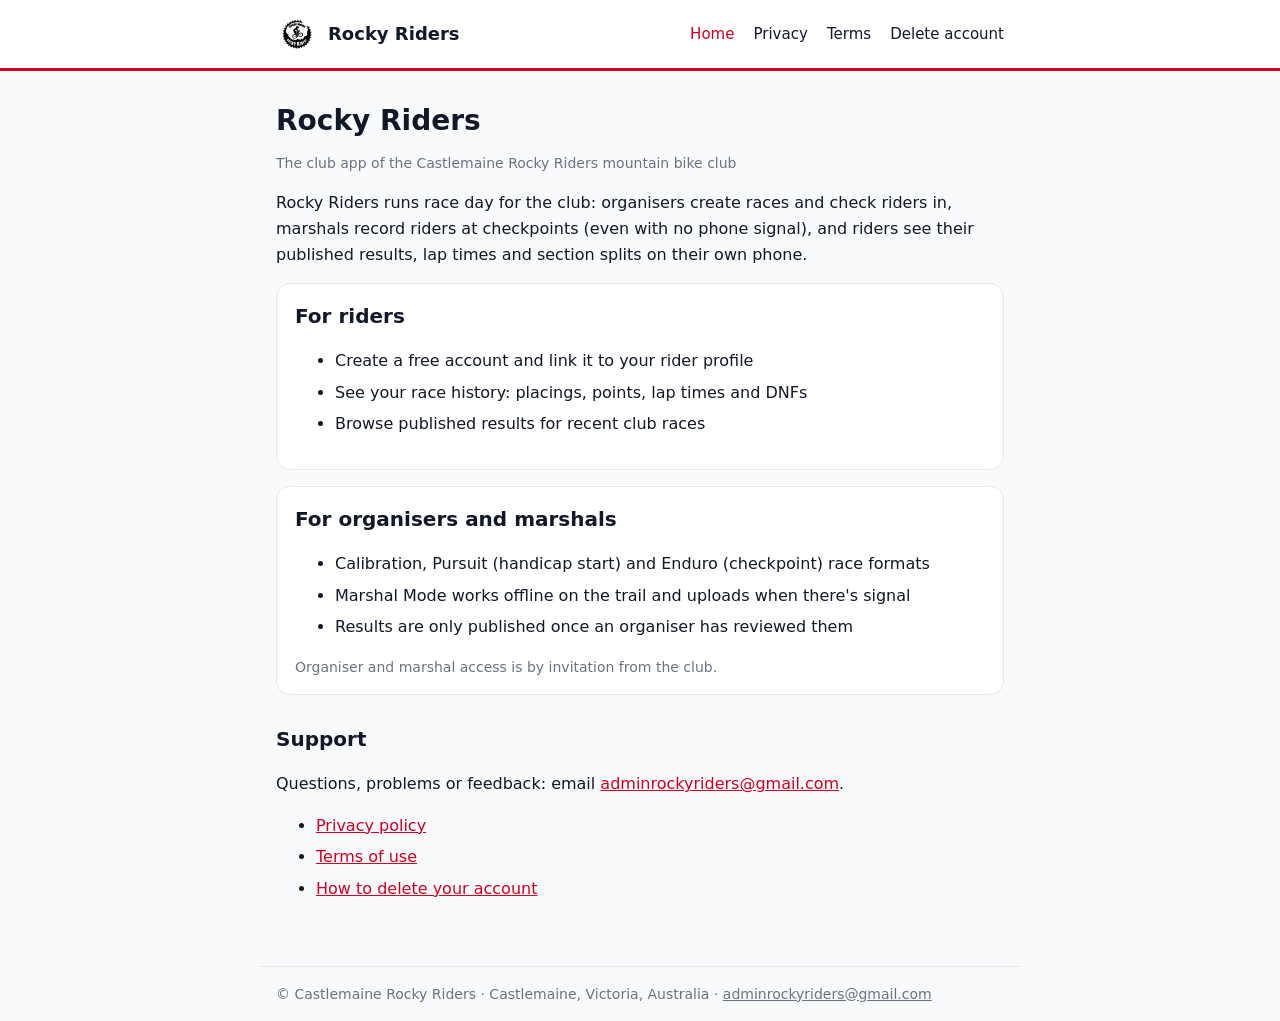
<file: index.html>
<!doctype html>
<html lang="en-AU">
<head>
  <meta charset="utf-8">
  <meta name="viewport" content="width=device-width, initial-scale=1">
  <title>Rocky Riders</title>
  <meta name="description" content="Rocky Riders - the club app of the Castlemaine Rocky Riders mountain bike club: race timing, results and rider management.">
  <link rel="icon" href="/icon.png">
  <link rel="stylesheet" href="/style.css">
</head>
<body>
  <header>
    <div class="bar">
      <img src="/icon.png" alt="">
      <a class="name" href="/">Rocky Riders</a>
      <nav>
        <a href="/" aria-current="page">Home</a>
        <a href="/privacy/">Privacy</a>
        <a href="/terms/">Terms</a>
        <a href="/delete-account/">Delete account</a>
      </nav>
    </div>
  </header>

  <main>
    <h1>Rocky Riders</h1>
    <p class="muted">The club app of the Castlemaine Rocky Riders mountain bike club</p>

    <p>
      Rocky Riders runs race day for the club: organisers create races and check riders in,
      marshals record riders at checkpoints (even with no phone signal), and riders see their
      published results, lap times and section splits on their own phone.
    </p>

    <div class="card">
      <h2 style="margin-top:0">For riders</h2>
      <ul>
        <li>Create a free account and link it to your rider profile</li>
        <li>See your race history: placings, points, lap times and DNFs</li>
        <li>Browse published results for recent club races</li>
      </ul>
    </div>

    <div class="card">
      <h2 style="margin-top:0">For organisers and marshals</h2>
      <ul>
        <li>Calibration, Pursuit (handicap start) and Enduro (checkpoint) race formats</li>
        <li>Marshal Mode works offline on the trail and uploads when there's signal</li>
        <li>Results are only published once an organiser has reviewed them</li>
      </ul>
      <p class="muted" style="margin-bottom:0">Organiser and marshal access is by invitation from the club.</p>
    </div>

    <h2>Support</h2>
    <p>
      Questions, problems or feedback: email
      <a href="mailto:adminrockyriders@gmail.com">adminrockyriders@gmail.com</a>.
    </p>
    <ul>
      <li><a href="/privacy/">Privacy policy</a></li>
      <li><a href="/terms/">Terms of use</a></li>
      <li><a href="/delete-account/">How to delete your account</a></li>
    </ul>
  </main>

  <footer>
    &copy; Castlemaine Rocky Riders &middot; Castlemaine, Victoria, Australia &middot;
    <a href="mailto:adminrockyriders@gmail.com">adminrockyriders@gmail.com</a>
  </footer>
</body>
</html>
</file>
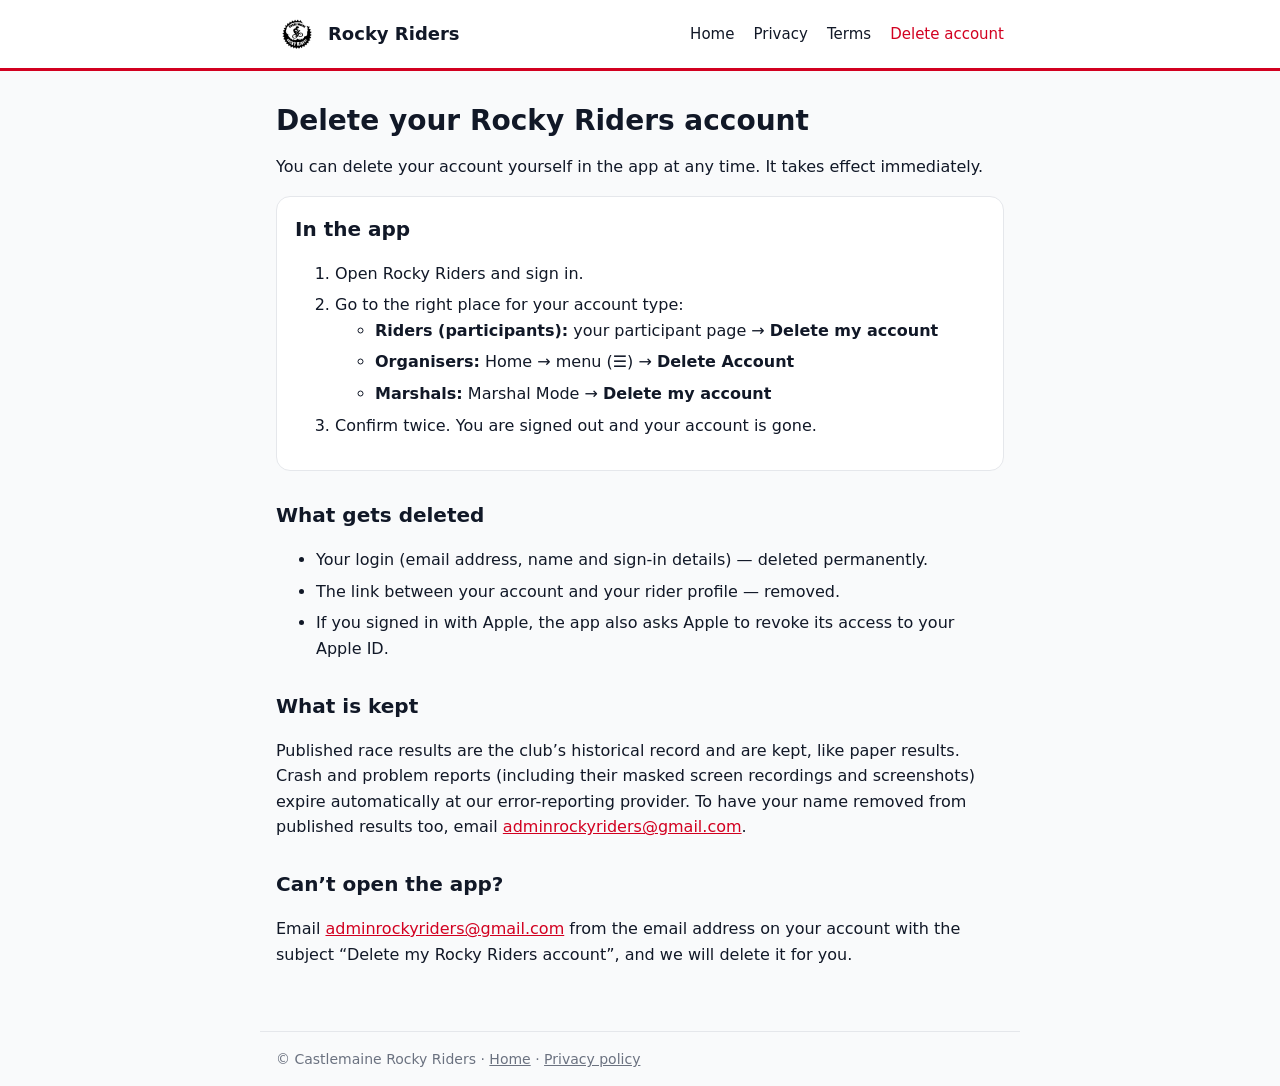
<file: delete-account/index.html>
<!doctype html>
<html lang="en-AU">
<head>
  <meta charset="utf-8">
  <meta name="viewport" content="width=device-width, initial-scale=1">
  <title>Delete your account - Rocky Riders</title>
  <link rel="icon" href="/icon.png">
  <link rel="stylesheet" href="/style.css">
</head>
<body>
  <header>
    <div class="bar">
      <img src="/icon.png" alt="">
      <a class="name" href="/">Rocky Riders</a>
      <nav>
        <a href="/">Home</a>
        <a href="/privacy/">Privacy</a>
        <a href="/terms/">Terms</a>
        <a href="/delete-account/" aria-current="page">Delete account</a>
      </nav>
    </div>
  </header>

  <main>
    <h1>Delete your Rocky Riders account</h1>
    <p>You can delete your account yourself in the app at any time. It takes effect immediately.</p>

    <div class="card">
      <h2 style="margin-top:0">In the app</h2>
      <ol>
        <li>Open Rocky Riders and sign in.</li>
        <li>Go to the right place for your account type:
          <ul>
            <li><strong>Riders (participants):</strong> your participant page &rarr; <strong>Delete my account</strong></li>
            <li><strong>Organisers:</strong> Home &rarr; menu (&#9776;) &rarr; <strong>Delete Account</strong></li>
            <li><strong>Marshals:</strong> Marshal Mode &rarr; <strong>Delete my account</strong></li>
          </ul>
        </li>
        <li>Confirm twice. You are signed out and your account is gone.</li>
      </ol>
    </div>

    <h2>What gets deleted</h2>
    <ul>
      <li>Your login (email address, name and sign-in details) &mdash; deleted permanently.</li>
      <li>The link between your account and your rider profile &mdash; removed.</li>
      <li>If you signed in with Apple, the app also asks Apple to revoke its access to your Apple ID.</li>
    </ul>

    <h2>What is kept</h2>
    <p>
      Published race results are the club&rsquo;s historical record and are kept, like paper results.
      Crash and problem reports (including their masked screen recordings and screenshots) expire automatically at our error-reporting provider.
      To have your name removed from published results too, email
      <a href="mailto:adminrockyriders@gmail.com">adminrockyriders@gmail.com</a>.
    </p>

    <h2>Can&rsquo;t open the app?</h2>
    <p>
      Email <a href="mailto:adminrockyriders@gmail.com?subject=Delete%20my%20Rocky%20Riders%20account">adminrockyriders@gmail.com</a>
      from the email address on your account with the subject &ldquo;Delete my Rocky Riders account&rdquo;,
      and we will delete it for you.
    </p>
  </main>

  <footer>
    &copy; Castlemaine Rocky Riders &middot; <a href="/">Home</a> &middot;
    <a href="/privacy/">Privacy policy</a>
  </footer>
</body>
</html>
</file>
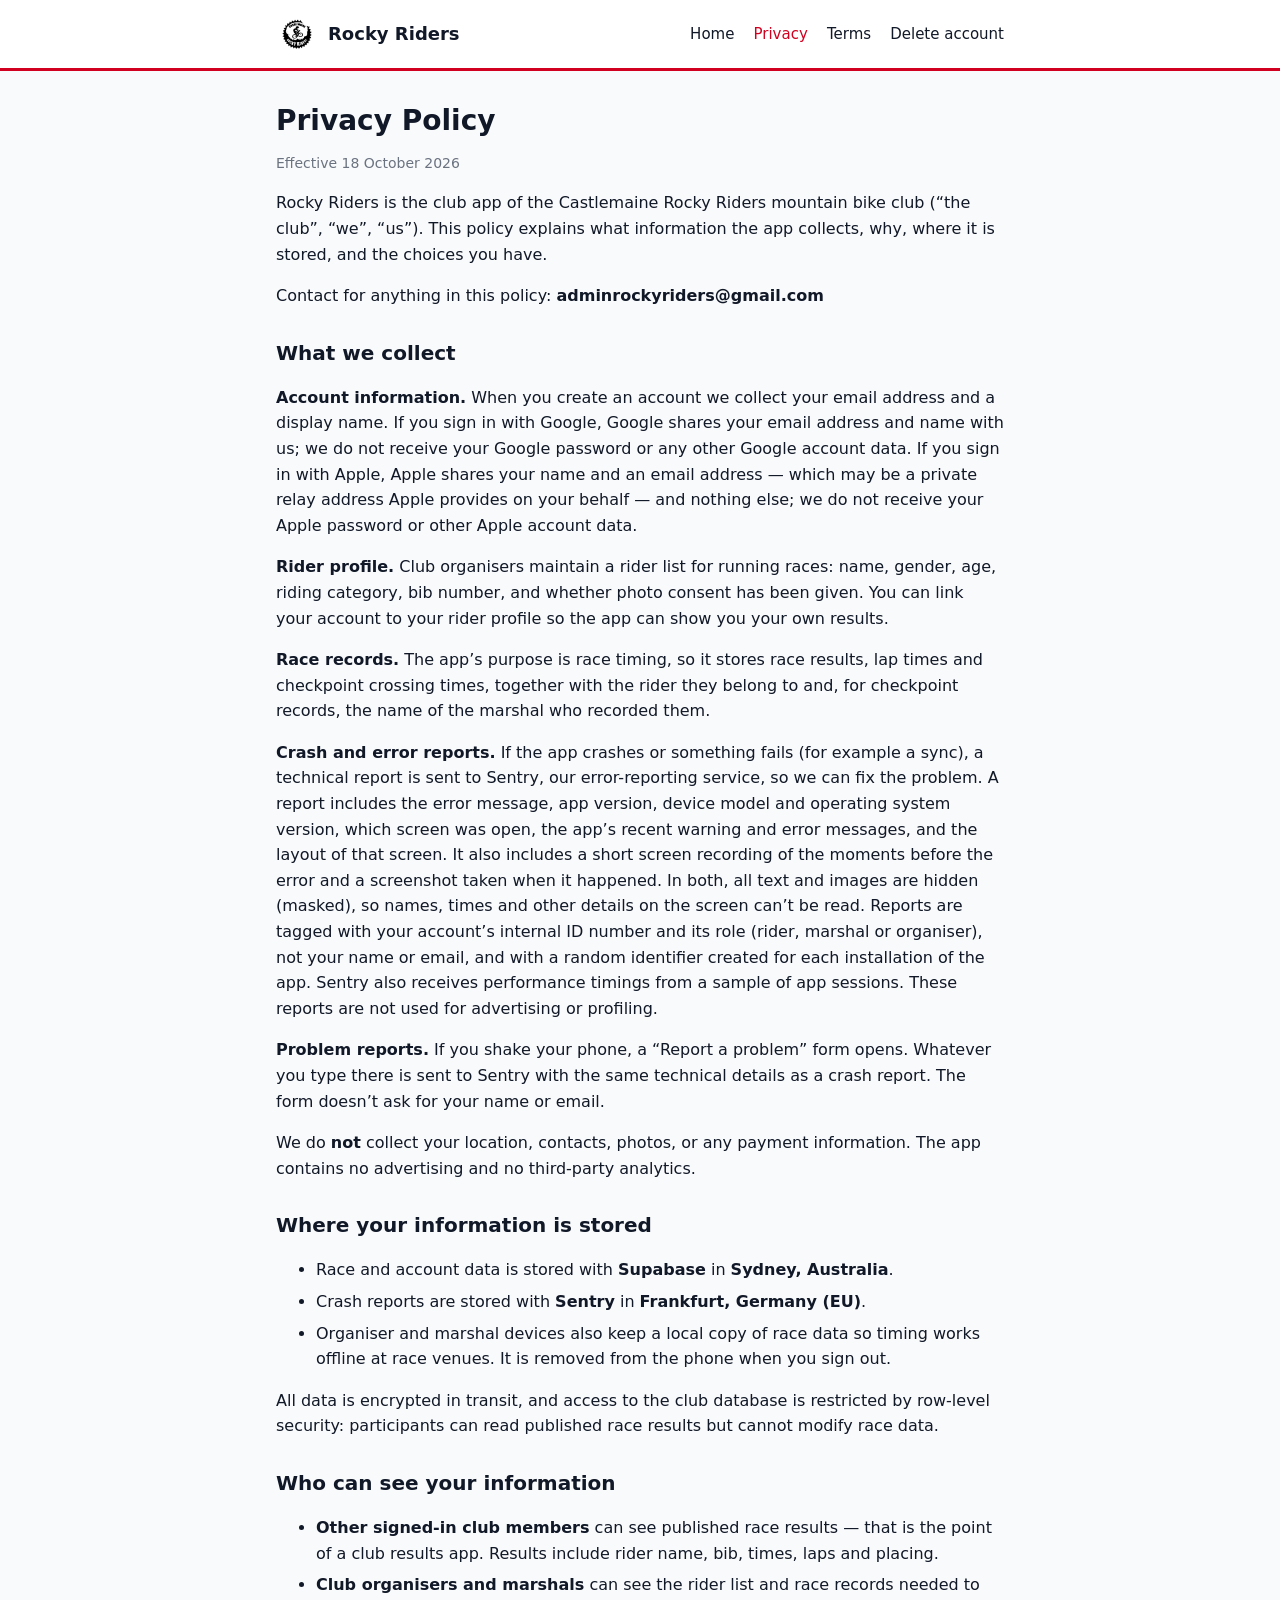
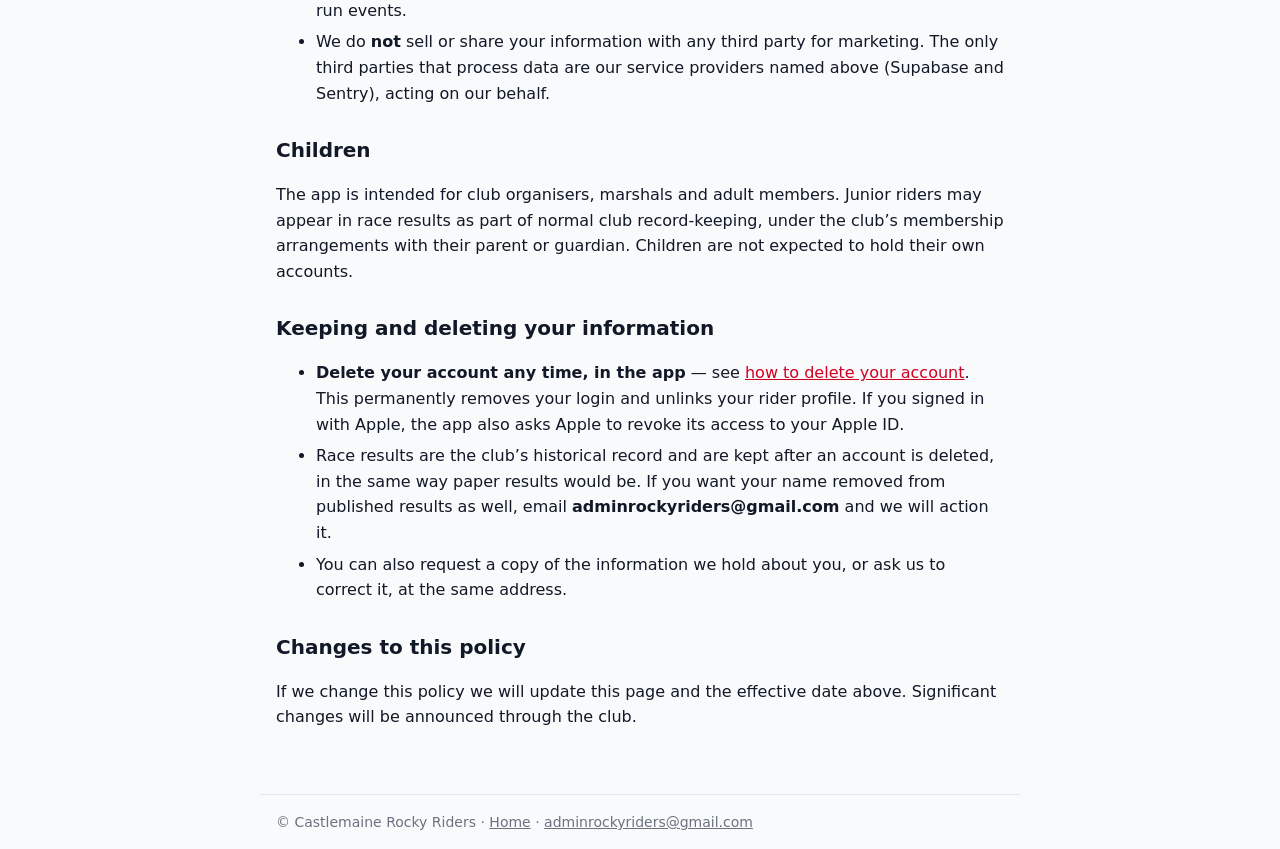
<file: privacy/index.html>
<!doctype html>
<html lang="en-AU">
<head>
  <meta charset="utf-8">
  <meta name="viewport" content="width=device-width, initial-scale=1">
  <title>Privacy Policy - Rocky Riders</title>
  <link rel="icon" href="/icon.png">
  <link rel="stylesheet" href="/style.css">
</head>
<body>
  <header>
    <div class="bar">
      <img src="/icon.png" alt="">
      <a class="name" href="/">Rocky Riders</a>
      <nav>
        <a href="/">Home</a>
        <a href="/privacy/" aria-current="page">Privacy</a>
        <a href="/terms/">Terms</a>
        <a href="/delete-account/">Delete account</a>
      </nav>
    </div>
  </header>

  <main>
    <h1>Privacy Policy</h1>
    <p class="muted">Effective 18 October 2026</p>

    <p>
      Rocky Riders is the club app of the Castlemaine Rocky Riders mountain bike club
      (&ldquo;the club&rdquo;, &ldquo;we&rdquo;, &ldquo;us&rdquo;). This policy explains what
      information the app collects, why, where it is stored, and the choices you have.
    </p>
    <p>Contact for anything in this policy: <strong>adminrockyriders@gmail.com</strong></p>

    <h2>What we collect</h2>
    <p>
      <strong>Account information.</strong> When you create an account we collect your email address and a
      display name. If you sign in with Google, Google shares your email address and name with us;
      we do not receive your Google password or any other Google account data. If you sign in with
      Apple, Apple shares your name and an email address &mdash; which may be a private relay
      address Apple provides on your behalf &mdash; and nothing else; we do not receive your Apple
      password or other Apple account data.
    </p>
    <p>
      <strong>Rider profile.</strong> Club organisers maintain a rider list for running races: name, gender,
      age, riding category, bib number, and whether photo consent has been given. You can link your
      account to your rider profile so the app can show you your own results.
    </p>
    <p>
      <strong>Race records.</strong> The app&rsquo;s purpose is race timing, so it stores race results, lap
      times and checkpoint crossing times, together with the rider they belong to and, for
      checkpoint records, the name of the marshal who recorded them.
    </p>
    <p>
      <strong>Crash and error reports.</strong> If the app crashes or something fails (for example a sync), a technical report is sent to Sentry, our error-reporting service, so we can fix the problem. A report includes the error message, app version, device model and operating system version, which screen was open, the app&rsquo;s recent warning and error messages, and the layout of that screen. It also includes a short screen recording of the moments before the error and a screenshot taken when it happened. In both, all text and images are hidden (masked), so names, times and other details on the screen can&rsquo;t be read. Reports are tagged with your account&rsquo;s internal ID number and its role (rider, marshal or organiser), not your name or email, and with a random identifier created for each installation of the app. Sentry also receives performance timings from a sample of app sessions. These reports are not used for advertising or profiling.
    </p>
    <p>
      <strong>Problem reports.</strong> If you shake your phone, a &ldquo;Report a problem&rdquo; form opens. Whatever you type there is sent to Sentry with the same technical details as a crash report. The form doesn&rsquo;t ask for your name or email.
    </p>
    <p>
      We do <strong>not</strong> collect your location, contacts, photos, or any payment information. The app
      contains no advertising and no third-party analytics.
    </p>

    <h2>Where your information is stored</h2>
    <ul>
      <li>Race and account data is stored with <strong>Supabase</strong> in <strong>Sydney, Australia</strong>.</li>
      <li>Crash reports are stored with <strong>Sentry</strong> in <strong>Frankfurt, Germany (EU)</strong>.</li>
      <li>Organiser and marshal devices also keep a local copy of race data so timing works offline at race venues. It is removed from the phone when you sign out.</li>
    </ul>
    <p>
      All data is encrypted in transit, and access to the club database is restricted by row-level
      security: participants can read published race results but cannot modify race data.
    </p>

    <h2>Who can see your information</h2>
    <ul>
      <li><strong>Other signed-in club members</strong> can see published race results &mdash; that is the point of a club results app. Results include rider name, bib, times, laps and placing.</li>
      <li><strong>Club organisers and marshals</strong> can see the rider list and race records needed to run events.</li>
      <li>We do <strong>not</strong> sell or share your information with any third party for marketing. The only third parties that process data are our service providers named above (Supabase and Sentry), acting on our behalf.</li>
    </ul>

    <h2>Children</h2>
    <p>
      The app is intended for club organisers, marshals and adult members. Junior riders may appear
      in race results as part of normal club record-keeping, under the club&rsquo;s membership
      arrangements with their parent or guardian. Children are not expected to hold their own
      accounts.
    </p>

    <h2>Keeping and deleting your information</h2>
    <ul>
      <li><strong>Delete your account any time, in the app</strong> &mdash; see <a href="/delete-account/">how to delete your account</a>. This permanently removes your login and unlinks your rider profile. If you signed in with Apple, the app also asks Apple to revoke its access to your Apple ID.</li>
      <li>Race results are the club&rsquo;s historical record and are kept after an account is deleted, in the same way paper results would be. If you want your name removed from published results as well, email <strong>adminrockyriders@gmail.com</strong> and we will action it.</li>
      <li>You can also request a copy of the information we hold about you, or ask us to correct it, at the same address.</li>
    </ul>

    <h2>Changes to this policy</h2>
    <p>
      If we change this policy we will update this page and the effective date above. Significant
      changes will be announced through the club.
    </p>
  </main>

  <footer>
    &copy; Castlemaine Rocky Riders &middot; <a href="/">Home</a> &middot;
    <a href="mailto:adminrockyriders@gmail.com">adminrockyriders@gmail.com</a>
  </footer>
</body>
</html>
</file>
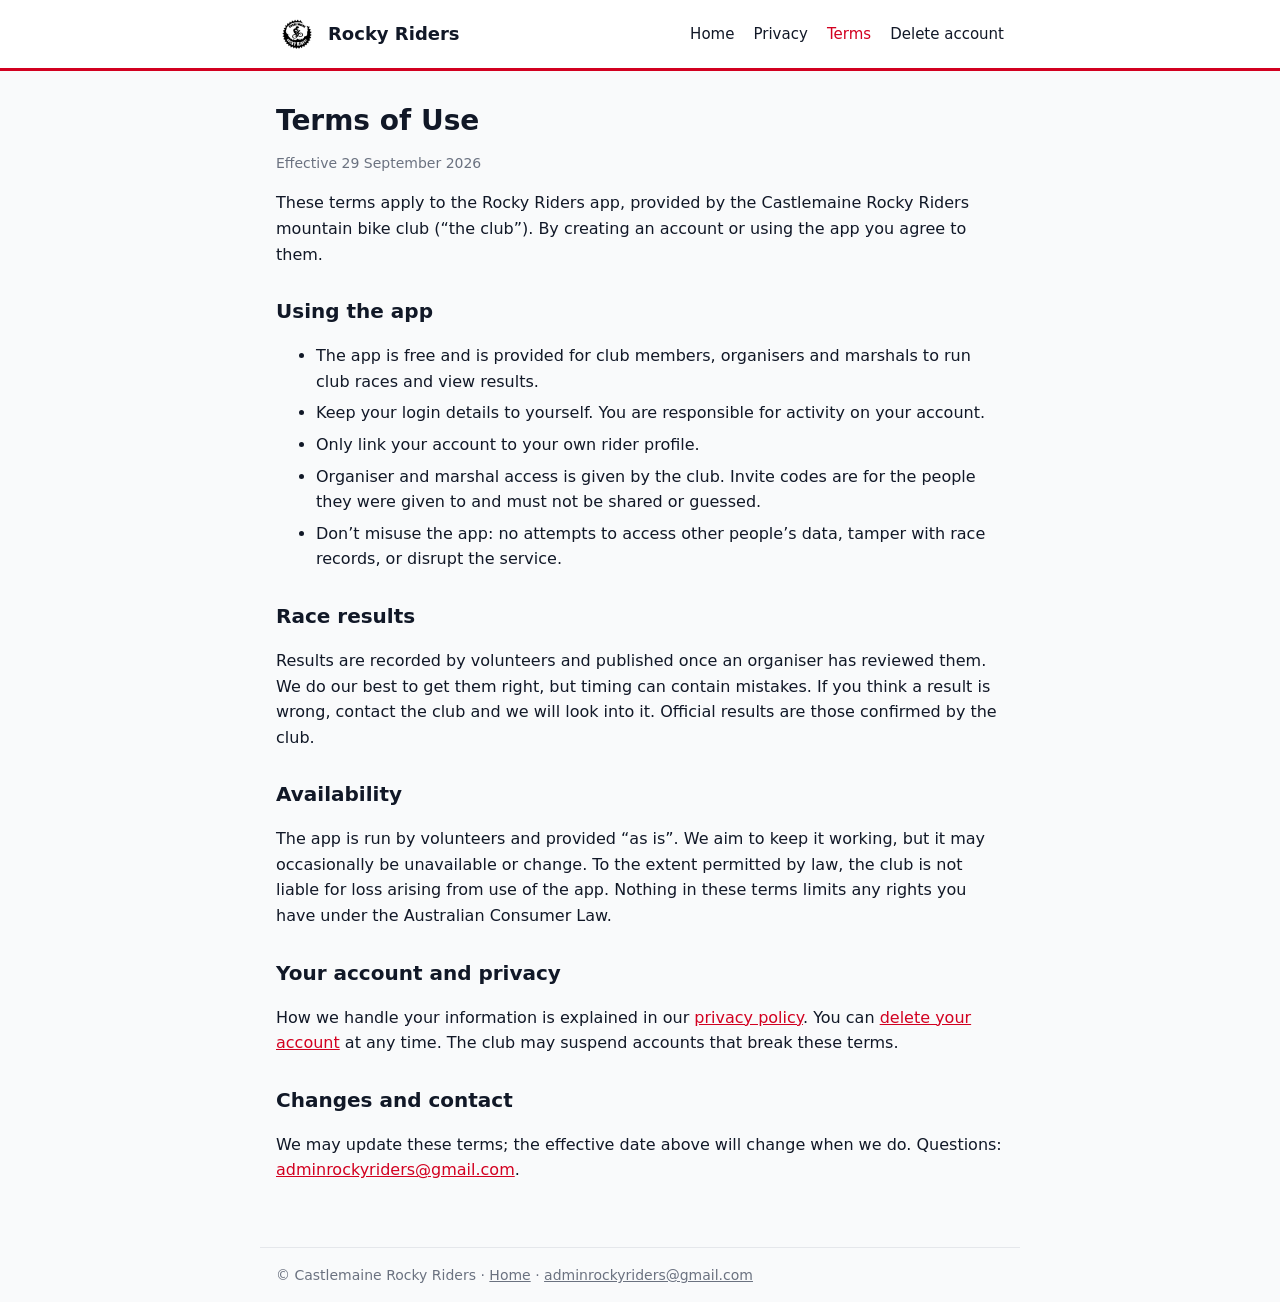
<file: terms/index.html>
<!doctype html>
<html lang="en-AU">
<head>
  <meta charset="utf-8">
  <meta name="viewport" content="width=device-width, initial-scale=1">
  <title>Terms of Use - Rocky Riders</title>
  <link rel="icon" href="/icon.png">
  <link rel="stylesheet" href="/style.css">
</head>
<body>
  <header>
    <div class="bar">
      <img src="/icon.png" alt="">
      <a class="name" href="/">Rocky Riders</a>
      <nav>
        <a href="/">Home</a>
        <a href="/privacy/">Privacy</a>
        <a href="/terms/" aria-current="page">Terms</a>
        <a href="/delete-account/">Delete account</a>
      </nav>
    </div>
  </header>

  <main>
    <h1>Terms of Use</h1>
    <p class="muted">Effective 29 September 2026</p>

    <p>
      These terms apply to the Rocky Riders app, provided by the Castlemaine Rocky Riders
      mountain bike club (&ldquo;the club&rdquo;). By creating an account or using the app you
      agree to them.
    </p>

    <h2>Using the app</h2>
    <ul>
      <li>The app is free and is provided for club members, organisers and marshals to run club races and view results.</li>
      <li>Keep your login details to yourself. You are responsible for activity on your account.</li>
      <li>Only link your account to your own rider profile.</li>
      <li>Organiser and marshal access is given by the club. Invite codes are for the people they were given to and must not be shared or guessed.</li>
      <li>Don&rsquo;t misuse the app: no attempts to access other people&rsquo;s data, tamper with race records, or disrupt the service.</li>
    </ul>

    <h2>Race results</h2>
    <p>
      Results are recorded by volunteers and published once an organiser has reviewed them. We do
      our best to get them right, but timing can contain mistakes. If you think a result is wrong,
      contact the club and we will look into it. Official results are those confirmed by the club.
    </p>

    <h2>Availability</h2>
    <p>
      The app is run by volunteers and provided &ldquo;as is&rdquo;. We aim to keep it working, but it may
      occasionally be unavailable or change. To the extent permitted by law, the club is not liable
      for loss arising from use of the app. Nothing in these terms limits any rights you have under
      the Australian Consumer Law.
    </p>

    <h2>Your account and privacy</h2>
    <p>
      How we handle your information is explained in our <a href="/privacy/">privacy policy</a>.
      You can <a href="/delete-account/">delete your account</a> at any time. The club may suspend
      accounts that break these terms.
    </p>

    <h2>Changes and contact</h2>
    <p>
      We may update these terms; the effective date above will change when we do. Questions:
      <a href="mailto:adminrockyriders@gmail.com">adminrockyriders@gmail.com</a>.
    </p>
  </main>

  <footer>
    &copy; Castlemaine Rocky Riders &middot; <a href="/">Home</a> &middot;
    <a href="mailto:adminrockyriders@gmail.com">adminrockyriders@gmail.com</a>
  </footer>
</body>
</html>
</file>
<file: style.css>
:root {
  --red: #D20020;
  --ink: #111827;
  --muted: #6B7280;
  --border: #E5E7EB;
  --surface: #FFFFFF;
  --screen: #F9FAFB;
}
@media (prefers-color-scheme: dark) {
  :root {
    --ink: #F3F4F6;
    --muted: #9CA3AF;
    --border: #374151;
    --surface: #111827;
    --screen: #0B0F19;
  }
}
* { box-sizing: border-box; }
body {
  margin: 0;
  background: var(--screen);
  color: var(--ink);
  font: 16px/1.6 system-ui, -apple-system, "Segoe UI", Roboto, sans-serif;
}
header {
  background: var(--surface);
  border-bottom: 3px solid var(--red);
}
.bar {
  max-width: 760px;
  margin: 0 auto;
  padding: 14px 16px;
  display: flex;
  align-items: center;
  gap: 12px;
  flex-wrap: wrap;
}
.bar img { width: 40px; height: 40px; border-radius: 10px; }
.bar .name { font-weight: 700; font-size: 18px; margin-right: auto; color: var(--ink); text-decoration: none; }
nav a { color: var(--ink); text-decoration: none; margin-left: 14px; font-size: 15px; }
nav a:hover, nav a[aria-current] { color: var(--red); }
main {
  max-width: 760px;
  margin: 0 auto;
  padding: 24px 16px 48px;
}
h1 { font-size: 28px; line-height: 1.25; margin: 8px 0 4px; }
h2 { font-size: 20px; margin: 28px 0 8px; }
p, li { color: var(--ink); }
.muted { color: var(--muted); font-size: 14px; }
a { color: var(--red); }
.card {
  background: var(--surface);
  border: 1px solid var(--border);
  border-radius: 14px;
  padding: 16px 18px;
  margin: 16px 0;
}
ol li, ul li { margin-bottom: 6px; }
footer {
  max-width: 760px;
  margin: 0 auto;
  padding: 16px;
  border-top: 1px solid var(--border);
  font-size: 14px;
  color: var(--muted);
}
footer a { color: var(--muted); }
</file>
